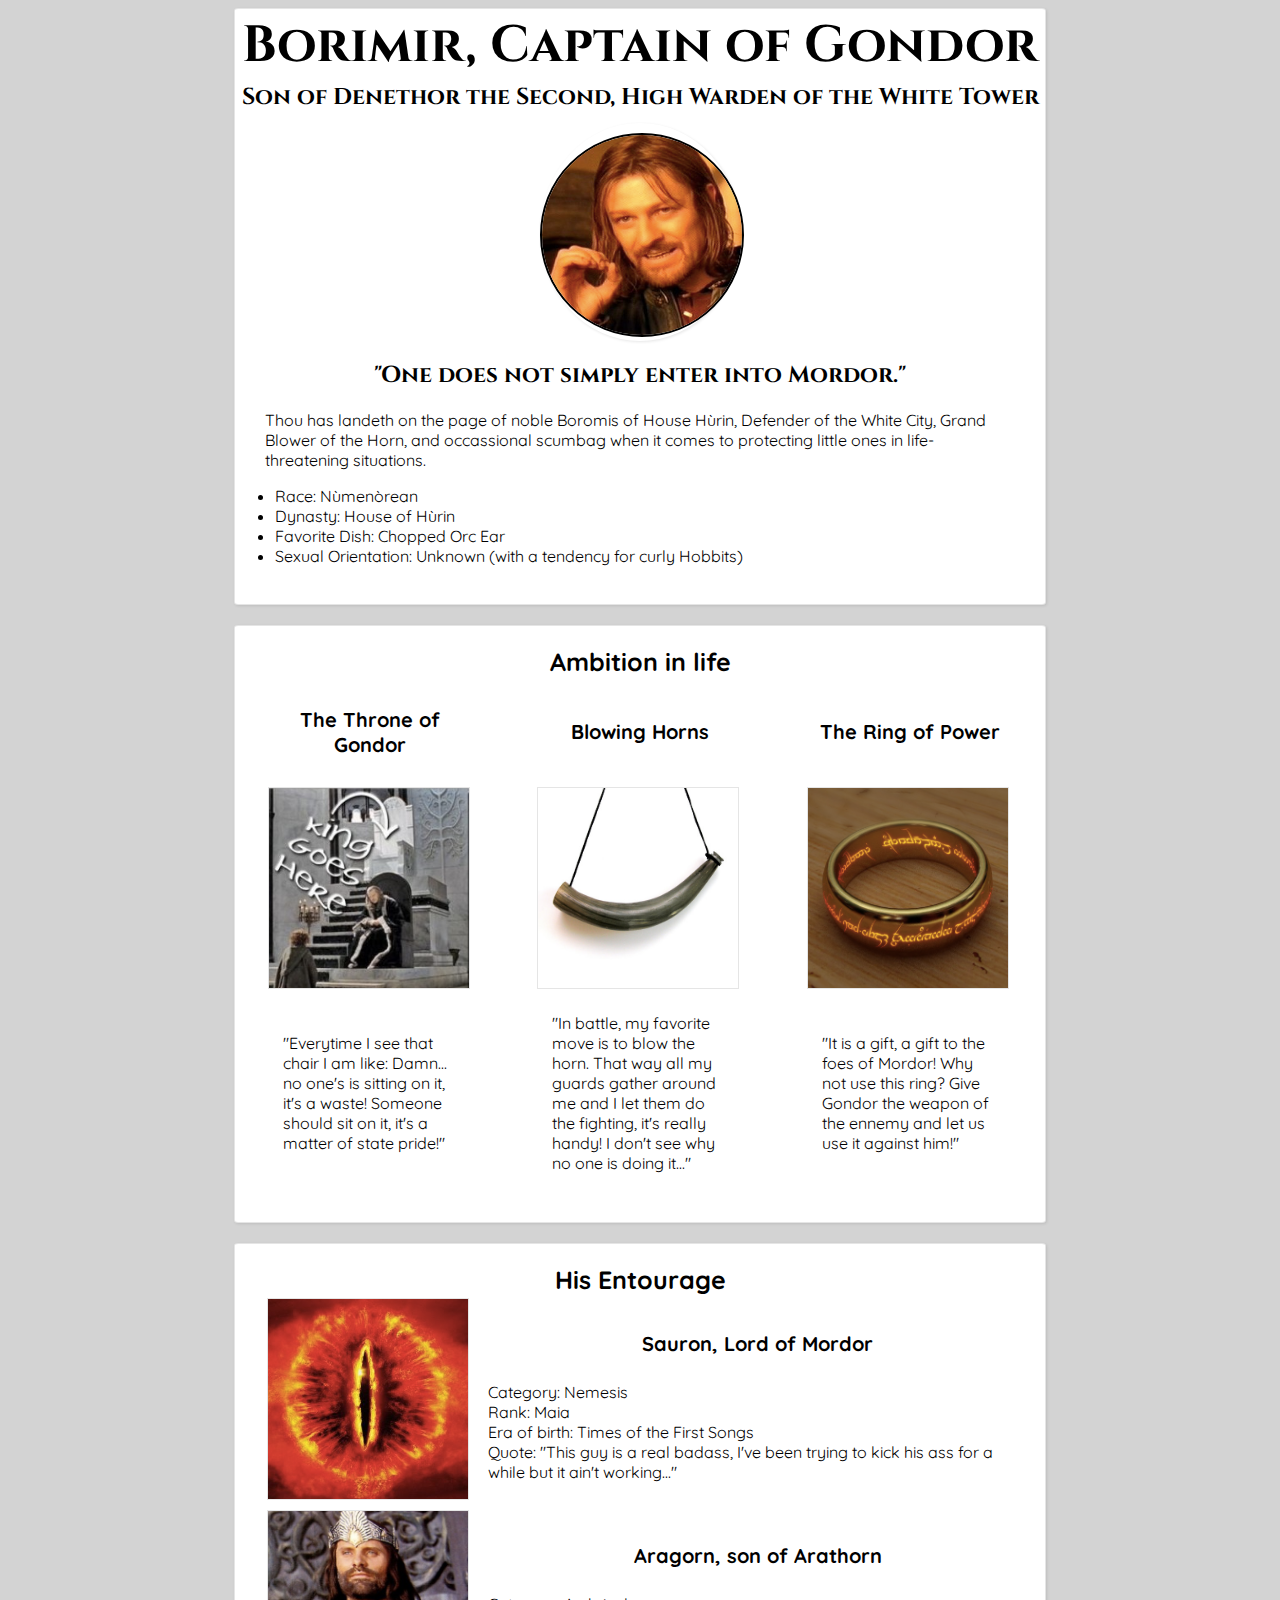
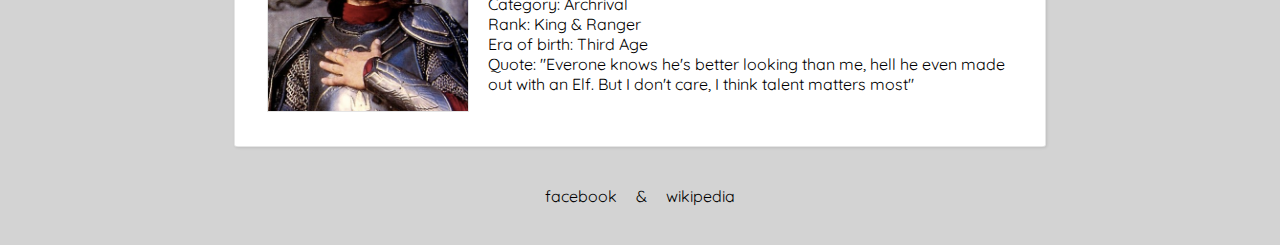
<file: index.html>
<!DOCTYPE html>
<html>
  <head>
    <meta charset="utf-8">
    <meta property="og:title" content="The Chronicles of Boromir, Captain of Gondor">
    <meta property="og:image" content="images/boromir.png.jpg">
    <meta property="og:description" content="Learn everything there is to know about noble Boromir of House Hùring, Defender of the White City, Grand Blower of the Horn, and occassional scumbag when it comes to protecting little ones in life-threatening situations.">
    <meta property="og:site_name" content="Yalroc's first front-end project"/>
    <title>The Chronicles of Boromir, Captain of Gondor, son of Denethor the Second, High Warden of the White Tower</title>
    <link href='https://fonts.googleapis.com/css?family=Cinzel' rel='stylesheet' type='text/css'>
    <link href='https://fonts.googleapis.com/css?family=Quicksand' rel='stylesheet' type='text/css'>
    <link href="http://maxcdn.bootstrapcdn.com/font-awesome/4.2.0/css/font-awesome.min.css" rel="stylesheet">
    <link rel="stylesheet" href="style/style.css">
  </head>
  <body>
    <div> <!-- titles, picture, summary, history -->
      <h1 class="name_title">Borimir, Captain of Gondor</h1>
      <h2 class="name_title">Son of Denethor the Second, High Warden of the White Tower</h2>
      <div class="boromir_pic">
        <img src="images/boromir.png" class="boromir_pic" id="boromir_pic">
      </div>
      <h2>"One does not simply enter into Mordor."</h2>
      <p class="boromir_intro">Thou has landeth on the page of noble Boromis of House Hùrin, Defender of the White City, Grand Blower of the Horn, and occassional scumbag when it comes to protecting little ones in life-threatening situations.
      <ul>
        <li>Race: Nùmenòrean</li>
        <li>Dynasty: House of Hùrin</li>
        <li>Favorite Dish: Chopped Orc Ear</li>
        <li>Sexual Orientation: Unknown (with a tendency for curly Hobbits)</li>
      </ul>
      <div class="spacer"></div>
    </div>

    <div> <!-- ambition in life (engage in Hobbit romance) -->
      <h3>Ambition in life</h3>
      <table class="ambition_in_life_table">
        <tr>
          <td class="amibtion_in_life_elements">
            <h4>The Throne of Gondor</h4>
          </td>
          <td class="amibtion_in_life_elements">
            <h4>Blowing Horns</h4>
          </td>
          <td class="amibtion_in_life_elements">
            <h4>The Ring of Power</h4>
          </td>
        </tr>
        <tr>
          <td class="amibtion_in_life_elements">
            <img src="images/throne_of_gondor.png">
          </td>
          <td class="amibtion_in_life_elements">
            <img src="images/blowing_horn.png">
          </td>
          <td class="amibtion_in_life_elements">
            <img src="images/ring_of_power.png">
          </td>
        </tr>
        <tr>
          <td class="amibtion_in_life_elements">
            <p>"Everytime I see that chair I am like: Damn... no one's is sitting on it, it's a waste! Someone should sit on it, it's a matter of state pride!"</p>
          </td>
          <td class="amibtion_in_life_elements">
            <p>"In battle, my favorite move is to blow the horn. That way all my guards gather around me and I let them do the fighting, it's really handy! I don't see why no one is doing it..."</p>
          </td>
          <td class="amibtion_in_life_elements">
            <p>"It is a gift, a gift to the foes of Mordor! Why not use this ring? Give Gondor the weapon of the ennemy and let us use it against him!"</p>
          </td>
        </tr>
      </table>
    </div>

    <div>  <!-- nemesis & archrival -->
      <h3>His Entourage</h3>
        <table>
          <tr class="entourage_rows">
            <td class="entourage_pics">
              <img src="images/sauron.png">
            </td>
            <td>
              <h4>Sauron, Lord of Mordor</h4>
              <p>Category: Nemesis<br>Rank: Maia<br>Era of birth: Times of the First Songs<br>Quote: "This guy is a real badass, I've been trying to kick his ass for a while but it ain't working..."</p>
            </td>
          </tr>
        </table>
        <table>
          <tr class="entourage_rows">
            <td class="entourage_pics">
              <img src="images/aragorn.png">
            </td>
            <td>
              <h4>Aragorn, son of Arathorn</h4>
              <p>Category: Archrival<br>Rank: King & Ranger<br>Era of birth: Third Age<br>Quote: "Everone knows he's better looking than me, hell he even made out with an Elf. But I don't care, I think talent matters most"</p>
            </td>
          </tr>
        </table>
       <div class="spacer"></div>
    </div>

    <div class="no_shape"> <!-- links : wiki, facebook, tolkien gateway -->
      <table class="centered">
        <tr>
          <td>
            <a class="links"  href="https://www.facebook.com/BoromirCaptainofGondor/?fref=ts"> facebook</a>
          </td>
          <td>
            <p class="links">    &   </p>
          </td>
          <td>
            <a class="links" href="https://en.wikipedia.org/wiki/Boromir"> wikipedia</a>
          </td>
        </tr>
      </table>
    </div>
  </body>
</html>
</file>
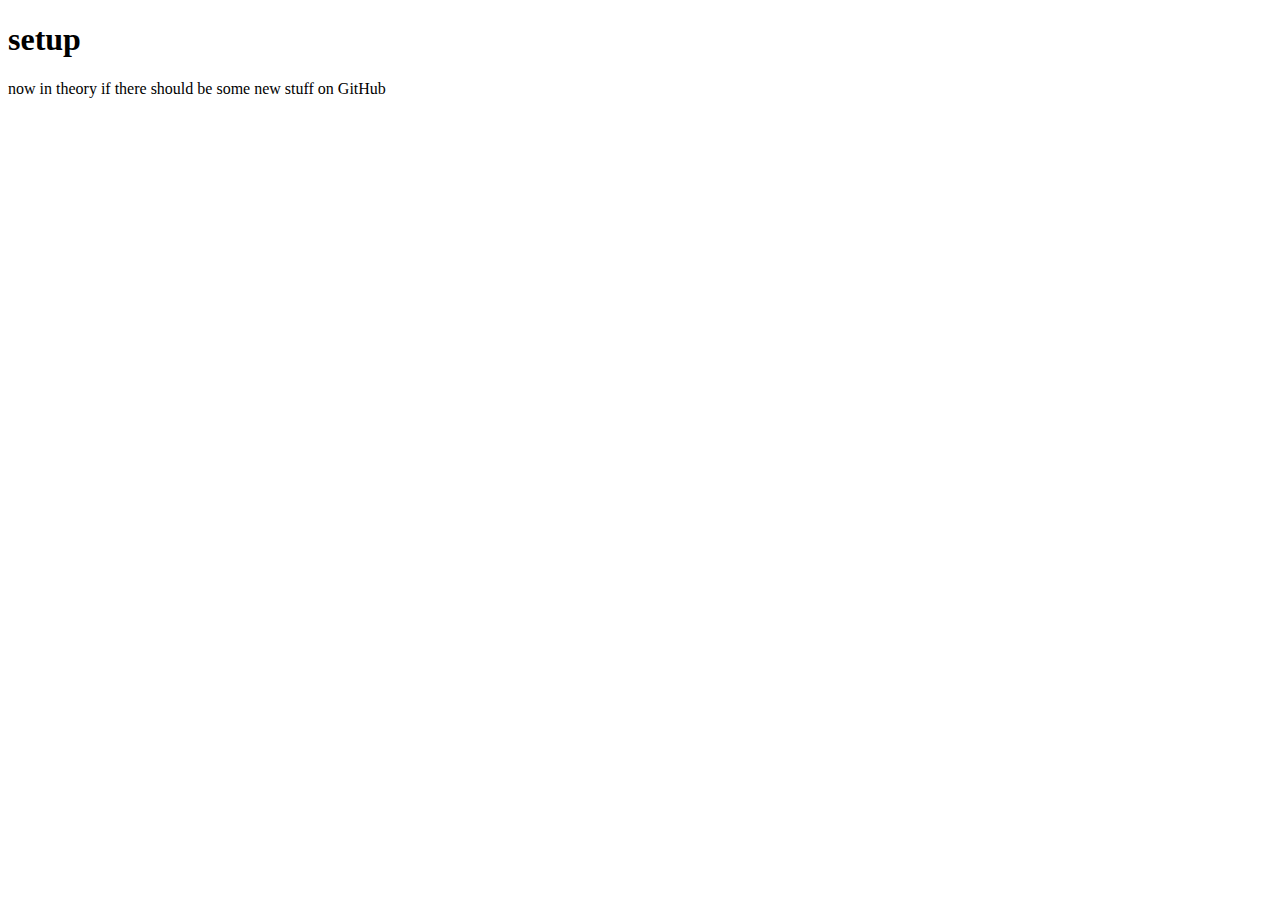
<file: html/index.html>
<!DOCTYPE html>
<html>
	<head>
		<title>setup</title>
		<meta charset="UTF-8">
	</head>
	<body>
		<h1>setup</h1>		
			<p>now in theory if there should be some new stuff on GitHub<p>
	</body>
</html>
</file>
<file: style/style.css>
body {
  font-family: 'Quicksand', sans-serif;
  background-color: #D3D3D3;
}

div {
  border: 1px solid rgba(0, 0, 0, 0.1);
  box-shadow: 1px 1px 3px rgba(0, 0, 0, 0.1);
  width: 810px;
  margin: 0 auto;
  margin-top: 5px;
  margin-bottom: 20px;
  background-color: white;
  border-radius: 0.5%;
}

img {
  height: 200px;
  width: 200px;
  border: 1px solid rgba(0, 0, 0, 0.1);
}

h1 {
  font-size: 51px;
  text-align: center;
  margin-bottom: 2px;
}

h2 {
  font-size: 23px;
  text-align: center;
  font-family: 'Cinzel'
}

h3 {
  text-align: center;
  font-size: 25px;
  margin-top: 20px;
  margin-bottom: 0px;
}

h4 {
  text-align: center;
  font-size: 20px;
}

p {
  padding-right: 15px;
  padding-left: 15px;
}

a {
  text-decoration: none;
}

.links {
  text-decoration: none;
  color: black;
}

.ambition_in_life_table {
  margin: 0 auto;
  margin-bottom: 30px;
}

.amibtion_in_life_elements {
  padding-right: 31px;
  padding-left: 31px;

}

.entourage_pics {
  padding-left: 30px;
}

.entourage_rows {
  padding-bottom: 7px;
  margin-bottom: 7px;
}

.spacer {
  height: 2px;
  border: none;
  box-shadow: none;
}

.boromir_intro {
  margin-left: 15px;
  margin-right: 15px;
}

.name_title {
  margin: 2px;
  font-family: 'Cinzel';
}


.boromir_pic {
  width: 200px;
  border-radius: 50%;
  margin: 0 auto;
  margin-top: 10px;
  border: none ;
}

#boromir_pic {
  border: 2px solid black;
}

.no_shape {
  border: none;
  box-shadow: none;
  background-color: transparent;
}

.centered {
  margin: 0 auto;
}
</file>
